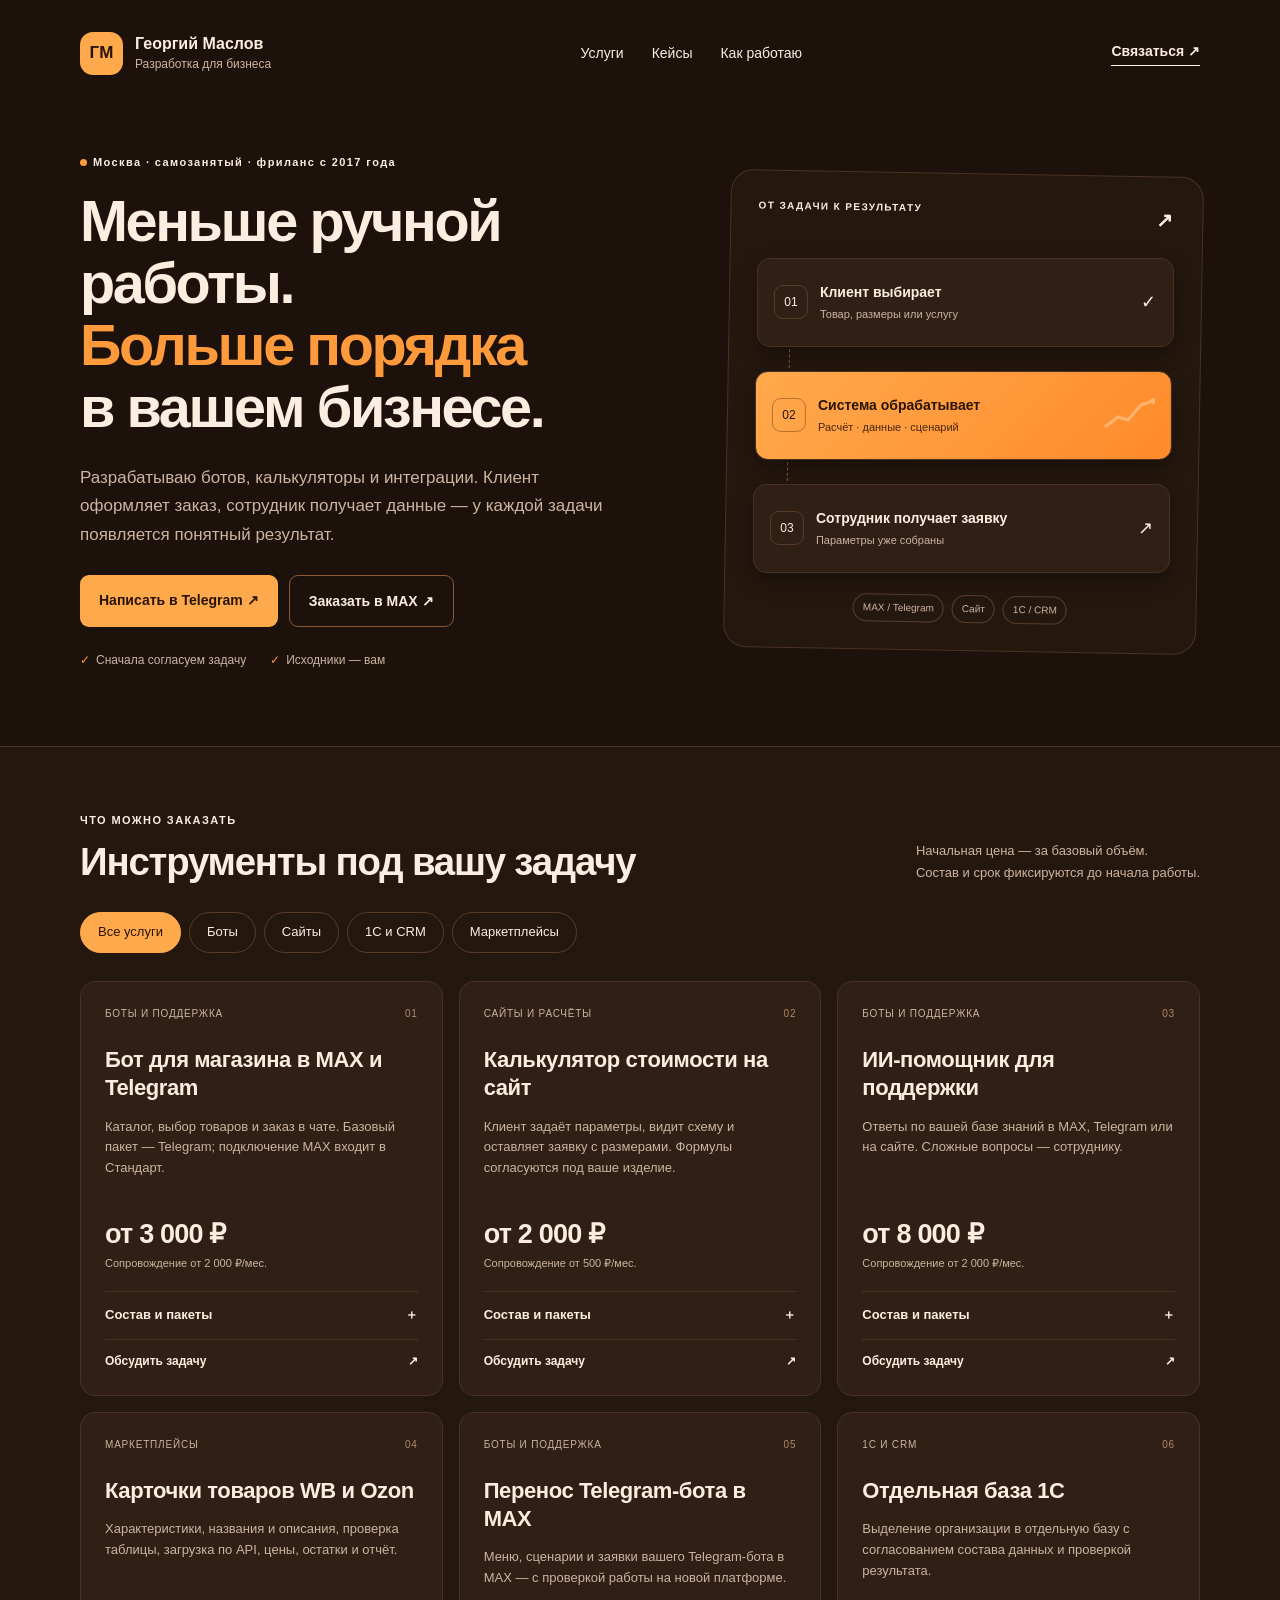
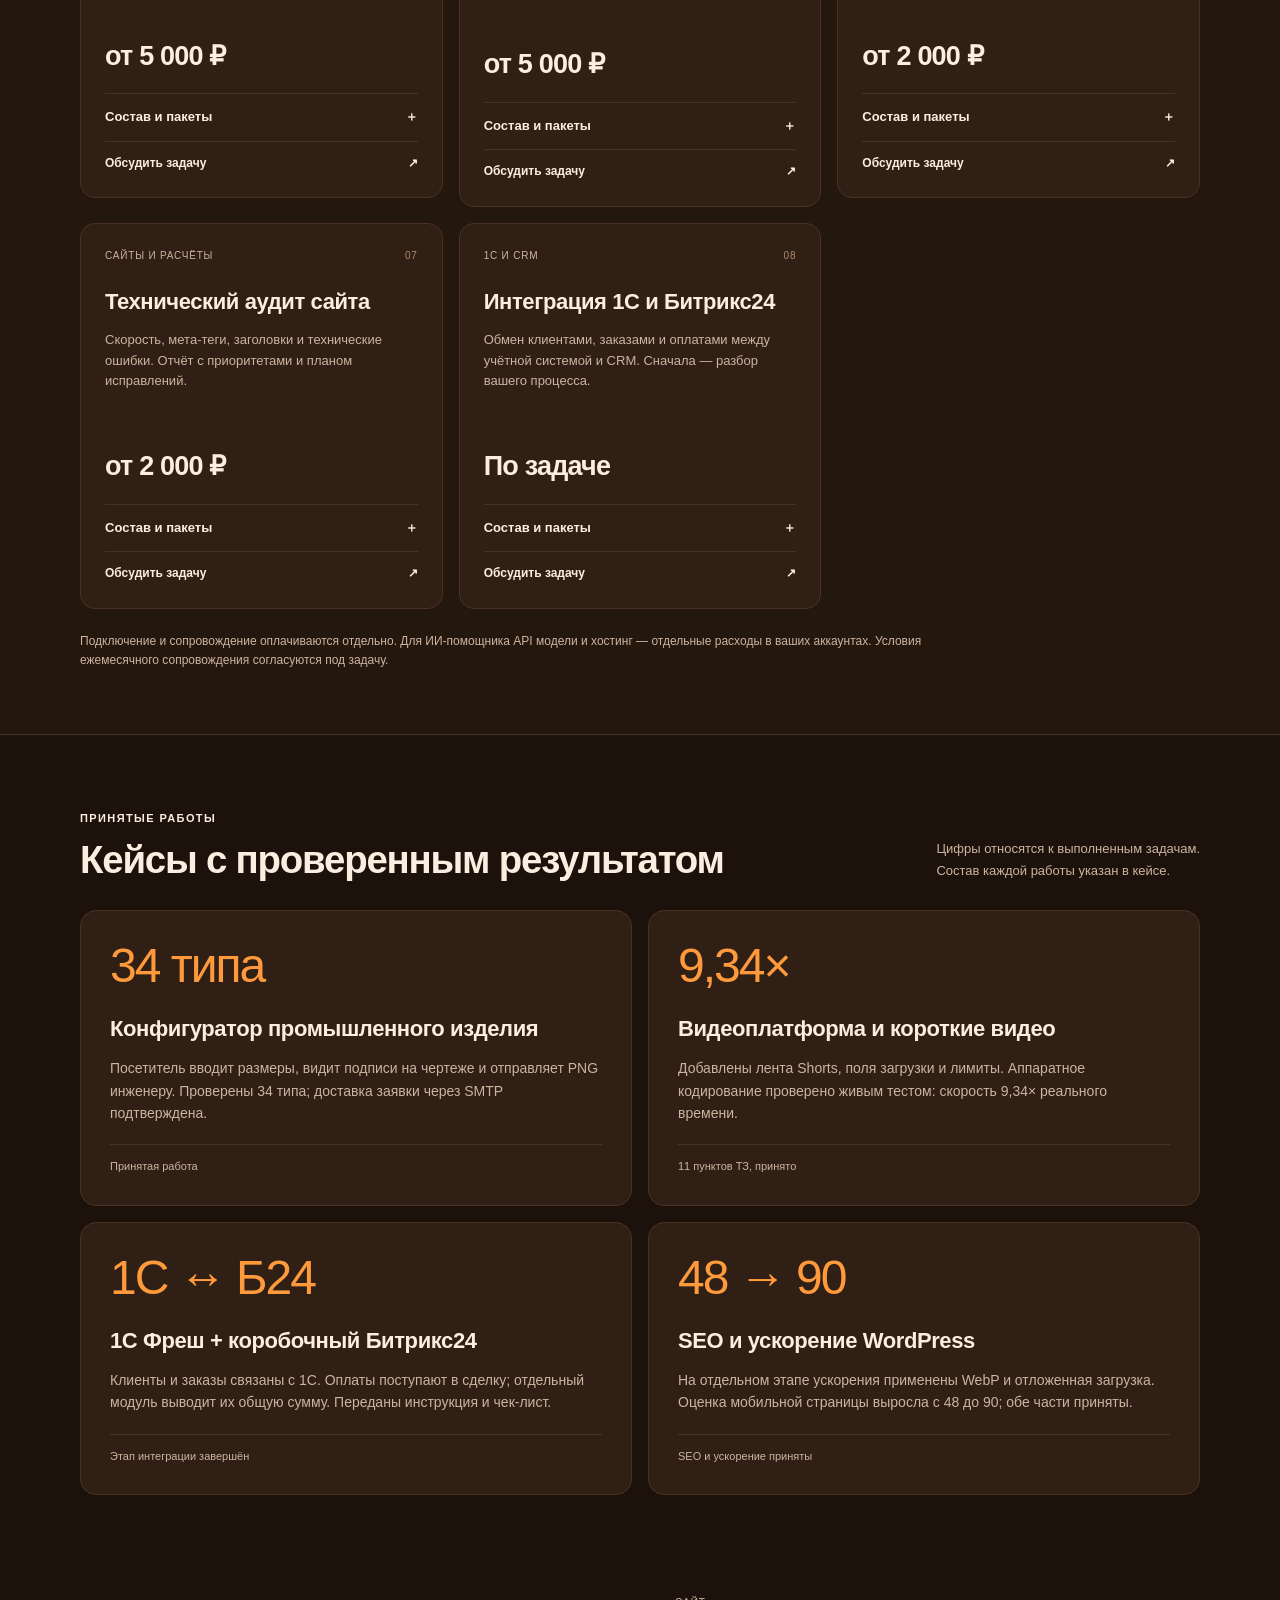
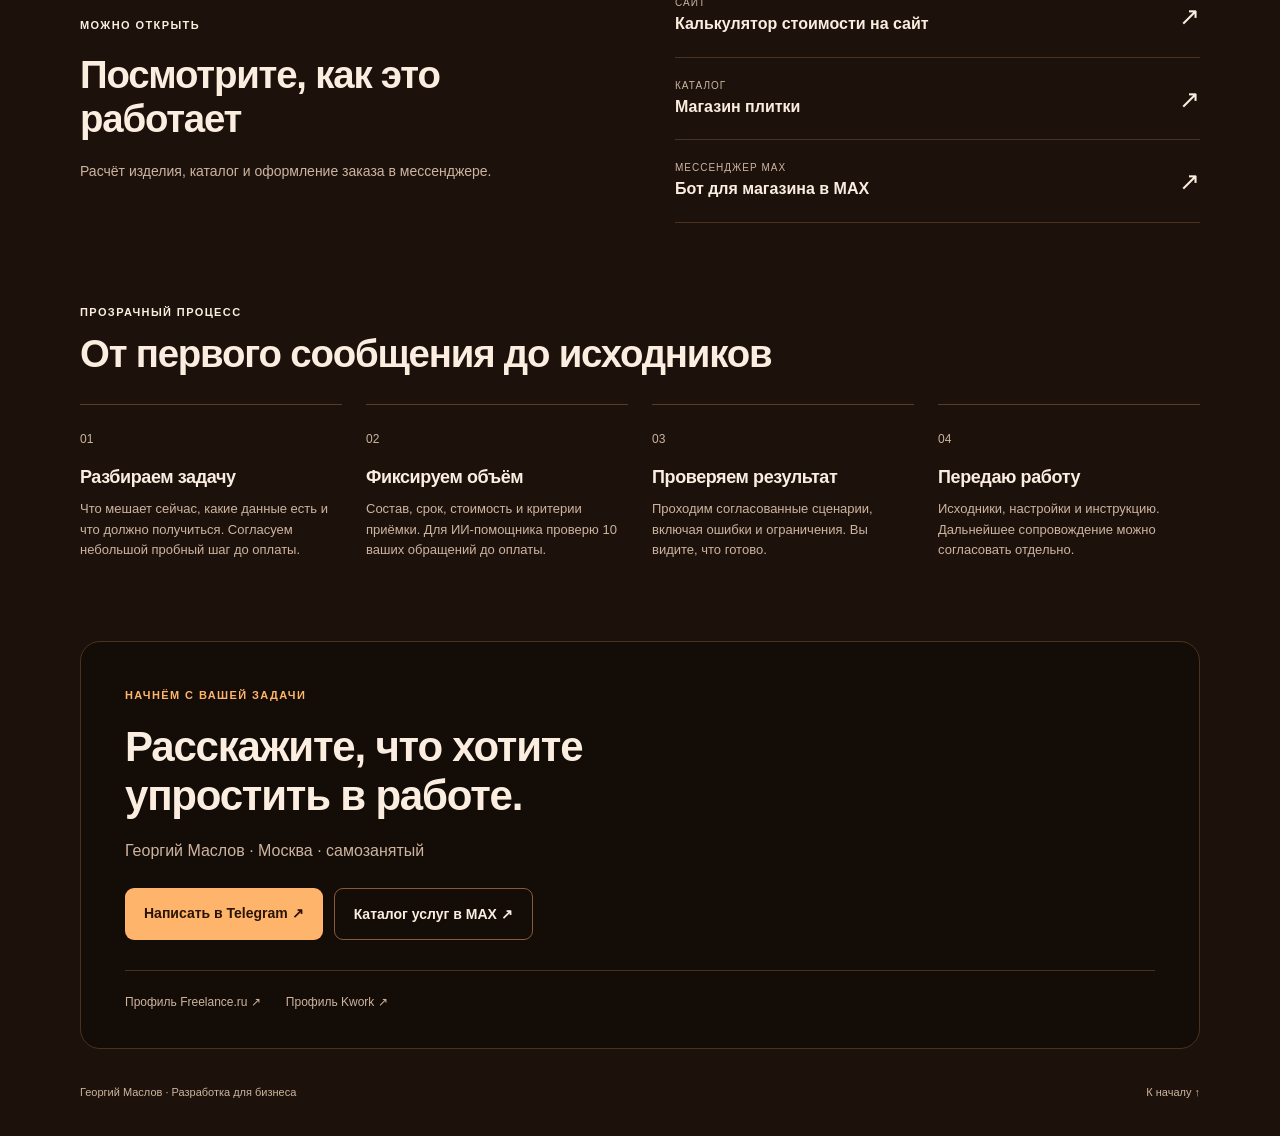
<file: index.html>
<!doctype html>
<html lang="ru"><head><meta charset="utf-8"><meta name="viewport" content="width=device-width,initial-scale=1"><meta name="theme-color" content="#1c120b">
<title>Бот для магазина в MAX, калькулятор на сайт, интеграция 1С — Георгий Маслов</title>
<meta name="description" content="Георгий Маслов, разработчик в Москве. Боты для магазина в MAX и Telegram, калькулятор стоимости на сайт, интеграция 1С и Битрикс24, карточки WB/Ozon. Цены и кейсы.">
<meta name="robots" content="index,follow"><meta property="og:type" content="website"><meta property="og:locale" content="ru_RU"><meta property="og:title" content="Георгий Маслов — цифровые инструменты для бизнеса"><meta property="og:description" content="Боты, калькуляторы, 1С и маркетплейсы. Согласованный объём, проверка результата, исходники.">
<link rel="icon" href="data:image/svg+xml,%3Csvg xmlns='http://www.w3.org/2000/svg' viewBox='0 0 64 64'%3E%3Crect width='64' height='64' rx='16' fill='%233b1d0b'/%3E%3Ctext x='32' y='42' text-anchor='middle' font-size='30' fill='%23ffb46b' font-family='Arial'%3EГМ%3C/text%3E%3C/svg%3E">
<link rel="stylesheet" href="style.css"><script type="application/ld+json">{"@context": "https://schema.org", "@graph": [{"@type": "Person", "@id": "#georgiy", "name": "Георгий Маслов", "jobTitle": "Разработчик", "address": {"@type": "PostalAddress", "addressLocality": "Москва", "addressCountry": "RU"}, "sameAs": ["https://freelance.ru/georgiymaslov", "https://kwork.ru/user/georgiy_maslov", "https://t.me/georgiy_maslov81"]}, {"@type": "Service", "name": "Бот для магазина в MAX и Telegram", "description": "Каталог, выбор товаров и заказ в чате. Базовый пакет — Telegram; подключение MAX входит в Стандарт.", "provider": {"@id": "#georgiy"}, "areaServed": {"@type": "City", "name": "Москва"}, "offers": {"@type": "Offer", "price": 3000, "priceCurrency": "RUB", "description": "Начальная стоимость базового пакета; состав согласуется до начала работ"}}, {"@type": "Service", "name": "Калькулятор стоимости на сайт", "description": "Клиент задаёт параметры, видит схему и оставляет заявку с размерами. Формулы согласуются под ваше изделие.", "provider": {"@id": "#georgiy"}, "areaServed": {"@type": "City", "name": "Москва"}, "offers": {"@type": "Offer", "price": 2000, "priceCurrency": "RUB", "description": "Начальная стоимость базового пакета; состав согласуется до начала работ"}}, {"@type": "Service", "name": "ИИ-помощник для поддержки", "description": "Ответы по вашей базе знаний в MAX, Telegram или на сайте. Сложные вопросы — сотруднику.", "provider": {"@id": "#georgiy"}, "areaServed": {"@type": "City", "name": "Москва"}, "offers": {"@type": "Offer", "price": 8000, "priceCurrency": "RUB", "description": "Начальная стоимость базового пакета; состав согласуется до начала работ"}}, {"@type": "Service", "name": "Карточки товаров WB и Ozon", "description": "Характеристики, названия и описания, проверка таблицы, загрузка по API, цены, остатки и отчёт.", "provider": {"@id": "#georgiy"}, "areaServed": {"@type": "City", "name": "Москва"}, "offers": {"@type": "Offer", "price": 5000, "priceCurrency": "RUB", "description": "Начальная стоимость базового пакета; состав согласуется до начала работ"}}, {"@type": "Service", "name": "Перенос Telegram-бота в MAX", "description": "Меню, сценарии и заявки вашего Telegram-бота в MAX — с проверкой работы на новой платформе.", "provider": {"@id": "#georgiy"}, "areaServed": {"@type": "City", "name": "Москва"}, "offers": {"@type": "Offer", "price": 5000, "priceCurrency": "RUB", "description": "Начальная стоимость базового пакета; состав согласуется до начала работ"}}, {"@type": "Service", "name": "Отдельная база 1С", "description": "Выделение организации в отдельную базу с согласованием состава данных и проверкой результата.", "provider": {"@id": "#georgiy"}, "areaServed": {"@type": "City", "name": "Москва"}, "offers": {"@type": "Offer", "price": 2000, "priceCurrency": "RUB", "description": "Начальная стоимость базового пакета; состав согласуется до начала работ"}}, {"@type": "Service", "name": "Технический аудит сайта", "description": "Скорость, мета-теги, заголовки и технические ошибки. Отчёт с приоритетами и планом исправлений.", "provider": {"@id": "#georgiy"}, "areaServed": {"@type": "City", "name": "Москва"}, "offers": {"@type": "Offer", "price": 2000, "priceCurrency": "RUB", "description": "Начальная стоимость базового пакета; состав согласуется до начала работ"}}, {"@type": "Service", "name": "Интеграция 1С и Битрикс24", "description": "Обмен клиентами, заказами и оплатами между учётной системой и CRM. Сначала — разбор вашего процесса.", "provider": {"@id": "#georgiy"}, "areaServed": {"@type": "City", "name": "Москва"}}]}</script><script src="app.js" defer></script><!-- YM_ID: после получения ID владельцем вставить код Метрики. Сейчас внешних счётчиков нет. -->
<!-- Yandex.Metrika counter -->
<script type="text/javascript">(function(m,e,t,r,i,k,a){m[i]=m[i]||function(){(m[i].a=m[i].a||[]).push(arguments)};m[i].l=1*new Date();for(var j=0;j<document.scripts.length;j++){if(document.scripts[j].src===r){return;}}k=e.createElement(t),a=e.getElementsByTagName(t)[0],k.async=1,k.src=r,a.parentNode.insertBefore(k,a)})(window,document,"script","https://mc.yandex.ru/metrika/tag.js","ym");ym(114264465,"init",{clickmap:true,trackLinks:true,accurateTrackBounce:true,webvisor:true});</script>
<noscript><div><img src="https://mc.yandex.ru/watch/114264465" style="position:absolute;left:-9999px;" alt=""></div></noscript>
<!-- /Yandex.Metrika counter -->
</head><body><a class="skip" href="#main">К содержанию</a>
<header class="shell header"><a href="#" class="brand"><span class="monogram">ГМ</span><span>Георгий Маслов<small>Разработка для бизнеса</small></span></a><nav aria-label="Главное меню"><a href="#services">Услуги</a><a href="#cases">Кейсы</a><a href="#process">Как работаю</a></nav><a class="header-link" href="#contacts">Связаться ↗</a></header>
<main id="main"><section class="hero shell"><div class="hero-copy"><div class="eyebrow"><span class="dot"></span>Москва · самозанятый · фриланс с 2017 года</div><h1>Меньше ручной работы.<br><em>Больше порядка</em><br>в вашем бизнесе.</h1><p class="lead">Разрабатываю ботов, калькуляторы и интеграции. Клиент оформляет заказ, сотрудник получает данные — у каждой задачи появляется понятный результат.</p><div class="buttons"><a class="button primary" href="https://t.me/georgiy_maslov81" target="_blank" rel="noopener noreferrer">Написать в Telegram ↗</a><a class="button secondary" href="https://max.ru/se15000714_1_bot" target="_blank" rel="noopener noreferrer">Заказать в MAX ↗</a></div><div class="hero-foot"><span>Сначала согласуем задачу</span><span>Исходники — вам</span></div></div>
<div class="workflow" aria-label="Схема: клиент выбирает параметры, система считает, заявка поступает сотруднику"><div class="flow-label">ОТ ЗАДАЧИ К РЕЗУЛЬТАТУ <span>↗</span></div><div class="flow-card"><span class="flow-icon">01</span><div><b>Клиент выбирает</b><small>Товар, размеры или услугу</small></div><span class="flow-status">✓</span></div><div class="flow-line"></div><div class="flow-card feature"><span class="flow-icon">02</span><div><b>Система обрабатывает</b><small>Расчёт · данные · сценарий</small></div><svg width="52" height="34" viewBox="0 0 52 34" aria-hidden="true"><path d="M2 29L15 19L25 22L38 7L50 3" fill="none" stroke="#ffb46b" stroke-width="3"/><circle cx="50" cy="3" r="3" fill="#ffb46b"/></svg></div><div class="flow-line"></div><div class="flow-card"><span class="flow-icon">03</span><div><b>Сотрудник получает заявку</b><small>Параметры уже собраны</small></div><span class="flow-status">↗</span></div><div class="flow-bottom"><span>MAX / Telegram</span><span>Сайт</span><span>1С / CRM</span></div></div></section>
<section class="services-section" id="services"><div class="shell"><div class="section-head"><div><div class="eyebrow">ЧТО МОЖНО ЗАКАЗАТЬ</div><h2>Инструменты под вашу задачу</h2></div><p>Начальная цена — за базовый объём.<br>Состав и срок фиксируются до начала работы.</p></div><div class="filters" role="group" aria-label="Направления услуг"><button class="active" data-filter="all" aria-pressed="true">Все услуги</button><button data-filter="bots" aria-pressed="false">Боты</button><button data-filter="sites" aria-pressed="false">Сайты</button><button data-filter="integration" aria-pressed="false">1С и CRM</button><button data-filter="market" aria-pressed="false">Маркетплейсы</button></div><div class="services-grid"><article class="service" data-category="bots" id="service-4"><div class="card-top"><span>Боты и поддержка</span><span class="number">01</span></div><h2 class="service-heading">Бот для магазина в MAX и Telegram</h2><p>Каталог, выбор товаров и заказ в чате. Базовый пакет — Telegram; подключение MAX входит в Стандарт.</p><div class="price"><strong>от 3 000 ₽</strong><span class="monthly">Сопровождение от 2 000 ₽/мес.</span></div><details><summary>Состав и пакеты <span aria-hidden="true">＋</span></summary><div class="package"><strong>Эконом <span>3 000 ₽</span></strong><p>Telegram, до 50 товаров, заказ в бота</p><small>4 дн.</small></div><div class="package"><strong>Стандарт <span>25 000 ₽</span></strong><p>Telegram и MAX, до 300 товаров, админка</p><small>7 дн.</small></div><div class="package"><strong>Бизнес <span>35 000 ₽</span></strong><p>до 2 000 товаров, онлайн-оплата (ЮKassa), выгрузка заказов в таблицу или CRM</p><small>12 дн.</small></div></details><a class="service-cta" href="https://t.me/georgiy_maslov81" target="_blank" rel="noopener noreferrer">Обсудить задачу <span aria-hidden="true">↗</span></a></article><article class="service" data-category="sites" id="service-5"><div class="card-top"><span>Сайты и расчёты</span><span class="number">02</span></div><h2 class="service-heading">Калькулятор стоимости на сайт</h2><p>Клиент задаёт параметры, видит схему и оставляет заявку с размерами. Формулы согласуются под ваше изделие.</p><div class="price"><strong>от 2 000 ₽</strong><span class="monthly">Сопровождение от 500 ₽/мес.</span></div><details><summary>Состав и пакеты <span aria-hidden="true">＋</span></summary><div class="package"><strong>Эконом <span>2 000 ₽</span></strong><p>1 тип изделия, до 5 параметров, схема с размерами, заявка в 1 канал</p><small>3 дн.</small></div><div class="package"><strong>Стандарт <span>24 000 ₽</span></strong><p>до 2 типов, 10 параметров, расшифровка цены, Метрика</p><small>5 дн.</small></div><div class="package"><strong>Бизнес <span>30 000 ₽</span></strong><p>до 3 типов, 12 параметров, расчёт инженером, печать в PDF, CRM</p><small>7 дн.</small></div></details><a class="service-cta" href="https://t.me/georgiy_maslov81" target="_blank" rel="noopener noreferrer">Обсудить задачу <span aria-hidden="true">↗</span></a></article><article class="service" data-category="bots" id="service-6"><div class="card-top"><span>Боты и поддержка</span><span class="number">03</span></div><h2 class="service-heading">ИИ-помощник для поддержки</h2><p>Ответы по вашей базе знаний в MAX, Telegram или на сайте. Сложные вопросы — сотруднику.</p><div class="price"><strong>от 8 000 ₽</strong><span class="monthly">Сопровождение от 2 000 ₽/мес.</span></div><details><summary>Состав и пакеты <span aria-hidden="true">＋</span></summary><div class="package"><strong>Эконом <span>8 000 ₽</span></strong><p>одна задача, один канал MAX / Telegram / сайт, до 3 файлов и 10 страниц, настройка ответов и передачи человеку, проверка 10 обращений</p><small>7 дн.</small></div><div class="package"><strong>Стандарт <span>20 000 ₽</span></strong><p>одна задача, один канал MAX / Telegram / сайт, до 10 файлов и 50 страниц, подготовка базы и поиск по документам, указание источника ответа, проверка 30 обращений</p><small>7 дн.</small></div><div class="package"><strong>Бизнес <span>30 000 ₽</span></strong><p>одна задача, один канал MAX / Telegram / сайт, до 20 файлов и 100 страниц, подготовка базы и поиск по документам, источники ответов, журнал проблем и проверка 50 обращений</p><small>7 дн.</small></div></details><a class="service-cta" href="https://t.me/georgiy_maslov81" target="_blank" rel="noopener noreferrer">Обсудить задачу <span aria-hidden="true">↗</span></a></article><article class="service" data-category="market" id="service-7"><div class="card-top"><span>Маркетплейсы</span><span class="number">04</span></div><h2 class="service-heading">Карточки товаров WB и Ozon</h2><p>Характеристики, названия и описания, проверка таблицы, загрузка по API, цены, остатки и отчёт.</p><div class="price"><strong>от 5 000 ₽</strong></div><details><summary>Состав и пакеты <span aria-hidden="true">＋</span></summary><div class="package"><strong>Эконом <span>5 000 ₽</span></strong><p>один маркетплейс WB или Ozon, один формат поставщика, одна категория, до 100 товаров, проверка, загрузка, цены/остатки и отчёт</p><small>3 дн.</small></div><div class="package"><strong>Стандарт <span>10 000 ₽</span></strong><p>WB и Ozon, один формат поставщика, по одной категории, до 500 товаров суммарно, проверка, загрузка, повторные обновления и отчёты</p><small>5 дн.</small></div><div class="package"><strong>Бизнес <span>15 000 ₽</span></strong><p>WB и Ozon, один формат поставщика, до трёх категорий на площадку, до 2000 товаров суммарно, проверка, загрузка, повторы, отчёты и инструкция запуска по расписанию</p><small>7 дн.</small></div></details><a class="service-cta" href="https://t.me/georgiy_maslov81" target="_blank" rel="noopener noreferrer">Обсудить задачу <span aria-hidden="true">↗</span></a></article><article class="service" data-category="bots" id="service-1"><div class="card-top"><span>Боты и поддержка</span><span class="number">05</span></div><h2 class="service-heading">Перенос Telegram-бота в MAX</h2><p>Меню, сценарии и заявки вашего Telegram-бота в MAX — с проверкой работы на новой платформе.</p><div class="price"><strong>от 5 000 ₽</strong></div><details><summary>Состав и пакеты <span aria-hidden="true">＋</span></summary><div class="package"><strong>Эконом <span>5 000 ₽</span></strong><p>бот до 10 экранов, меню и ответы</p><small>2 дн.</small></div><div class="package"><strong>Стандарт <span>12 000 ₽</span></strong><p>до 30 экранов, заявки в таблицу или почту</p><small>4 дн.</small></div><div class="package"><strong>Бизнес <span>25 000 ₽</span></strong><p>до 60 экранов, CRM (Битрикс24, amoCRM), оплаты</p><small>7 дн.</small></div></details><a class="service-cta" href="https://t.me/georgiy_maslov81" target="_blank" rel="noopener noreferrer">Обсудить задачу <span aria-hidden="true">↗</span></a></article><article class="service" data-category="integration" id="service-2"><div class="card-top"><span>1С и CRM</span><span class="number">06</span></div><h2 class="service-heading">Отдельная база 1С</h2><p>Выделение организации в отдельную базу с согласованием состава данных и проверкой результата.</p><div class="price"><strong>от 2 000 ₽</strong></div><details><summary>Состав и пакеты <span aria-hidden="true">＋</span></summary><div class="package"><strong>Эконом <span>2 000 ₽</span></strong><p>1 организация, база до 2 ГБ</p><small>1 дн.</small></div><div class="package"><strong>Стандарт <span>5 000 ₽</span></strong><p>до 3 организаций, протокол сверки</p><small>2 дн.</small></div><div class="package"><strong>Бизнес <span>9 000 ₽</span></strong><p>до 5 организаций, сверка по счетам и регистрам, отвязка от РИБ</p><small>3 дн.</small></div></details><a class="service-cta" href="https://t.me/georgiy_maslov81" target="_blank" rel="noopener noreferrer">Обсудить задачу <span aria-hidden="true">↗</span></a></article><article class="service" data-category="sites" id="service-3"><div class="card-top"><span>Сайты и расчёты</span><span class="number">07</span></div><h2 class="service-heading">Технический аудит сайта</h2><p>Скорость, мета-теги, заголовки и технические ошибки. Отчёт с приоритетами и планом исправлений.</p><div class="price"><strong>от 2 000 ₽</strong></div><details><summary>Состав и пакеты <span aria-hidden="true">＋</span></summary><div class="package"><strong>Эконом <span>2 000 ₽</span></strong><p>до 50 страниц, отчёт PDF</p><small>1 дн.</small></div><div class="package"><strong>Стандарт <span>6 000 ₽</span></strong><p>до 500 страниц, данные Вебмастера, план работ</p><small>1 дн.</small></div><div class="package"><strong>Бизнес <span>10 000 ₽</span></strong><p>до 5 000 страниц, план работ и проверка после исправлений</p><small>2 дн.</small></div></details><a class="service-cta" href="https://t.me/georgiy_maslov81" target="_blank" rel="noopener noreferrer">Обсудить задачу <span aria-hidden="true">↗</span></a></article><article class="service" data-category="integration" id="service-8"><div class="card-top"><span>1С и CRM</span><span class="number">08</span></div><h2 class="service-heading">Интеграция 1С и Битрикс24</h2><p>Обмен клиентами, заказами и оплатами между учётной системой и CRM. Сначала — разбор вашего процесса.</p><div class="price"><strong>По задаче</strong></div><details><summary>Состав и пакеты <span aria-hidden="true">＋</span></summary><div class="package"><strong>Эконом <span>По задаче</span></strong><p>Состав, стоимость и срок — после разбора задачи</p><small>Срок после разбора задачи</small></div><div class="package"><strong>Стандарт <span>По задаче</span></strong><p>Состав, стоимость и срок — после разбора задачи</p><small>Срок после разбора задачи</small></div><div class="package"><strong>Бизнес <span>По задаче</span></strong><p>Состав, стоимость и срок — после разбора задачи</p><small>Срок после разбора задачи</small></div></details><a class="service-cta" href="https://t.me/georgiy_maslov81" target="_blank" rel="noopener noreferrer">Обсудить задачу <span aria-hidden="true">↗</span></a></article></div><p class="fine-print">Подключение и сопровождение оплачиваются отдельно. Для ИИ-помощника API модели и хостинг — отдельные расходы в ваших аккаунтах. Условия ежемесячного сопровождения согласуются под задачу.</p></div></section>
<section class="shell section" id="cases"><div class="section-head"><div><div class="eyebrow">ПРИНЯТЫЕ РАБОТЫ</div><h2>Кейсы с проверенным результатом</h2></div><p>Цифры относятся к выполненным задачам.<br>Состав каждой работы указан в кейсе.</p></div><div class="cases-grid"><article class="case"><div class="case-number">34 типа</div><h3>Конфигуратор промышленного изделия</h3><p>Посетитель вводит размеры, видит подписи на чертеже и отправляет PNG инженеру. Проверены 34 типа; доставка заявки через SMTP подтверждена.</p><small>Принятая работа</small></article><article class="case"><div class="case-number">9,34×</div><h3>Видеоплатформа и короткие видео</h3><p>Добавлены лента Shorts, поля загрузки и лимиты. Аппаратное кодирование проверено живым тестом: скорость 9,34× реального времени.</p><small>11 пунктов ТЗ, принято</small></article><article class="case"><div class="case-number">1С ↔ Б24</div><h3>1С Фреш + коробочный Битрикс24</h3><p>Клиенты и заказы связаны с 1С. Оплаты поступают в сделку; отдельный модуль выводит их общую сумму. Переданы инструкция и чек-лист.</p><small>Этап интеграции завершён</small></article><article class="case"><div class="case-number">48 → 90</div><h3>SEO и ускорение WordPress</h3><p>На отдельном этапе ускорения применены WebP и отложенная загрузка. Оценка мобильной страницы выросла с 48 до 90; обе части приняты.</p><small>SEO и ускорение приняты</small></article></div></section>
<section class="shell section live" id="live"><div><div class="eyebrow">МОЖНО ОТКРЫТЬ</div><h2>Посмотрите, как это работает</h2><p>Расчёт изделия, каталог и оформление заказа в мессенджере.</p></div><div class="live-links"><a href="https://maslovgs1981.github.io/kalkulyator-ceny/" target="_blank" rel="noopener noreferrer"><span><small>САЙТ</small><b>Калькулятор стоимости на сайт</b></span><span>↗</span></a><a href="https://maslovgs1981.github.io/plitka-plus/" target="_blank" rel="noopener noreferrer"><span><small>КАТАЛОГ</small><b>Магазин плитки</b></span><span>↗</span></a><a href="https://max.ru/se15000714_bot" target="_blank" rel="noopener noreferrer"><span><small>МЕССЕНДЖЕР MAX</small><b>Бот для магазина в MAX</b></span><span>↗</span></a></div></section>
<section class="shell section" id="process"><div class="section-head"><div><div class="eyebrow">ПРОЗРАЧНЫЙ ПРОЦЕСС</div><h2>От первого сообщения до исходников</h2></div></div><ol class="steps"><li><span>01</span><h3>Разбираем задачу</h3><p>Что мешает сейчас, какие данные есть и что должно получиться. Согласуем небольшой пробный шаг до оплаты.</p></li><li><span>02</span><h3>Фиксируем объём</h3><p>Состав, срок, стоимость и критерии приёмки. Для ИИ-помощника проверю 10 ваших обращений до оплаты.</p></li><li><span>03</span><h3>Проверяем результат</h3><p>Проходим согласованные сценарии, включая ошибки и ограничения. Вы видите, что готово.</p></li><li><span>04</span><h3>Передаю работу</h3><p>Исходники, настройки и инструкцию. Дальнейшее сопровождение можно согласовать отдельно.</p></li></ol></section>
<section class="shell section contacts" id="contacts"><div class="eyebrow">НАЧНЁМ С ВАШЕЙ ЗАДАЧИ</div><h2>Расскажите, что хотите<br>упростить в работе.</h2><p>Георгий Маслов · Москва · самозанятый</p><div class="buttons"><a class="button lime" href="https://t.me/georgiy_maslov81" target="_blank" rel="noopener noreferrer">Написать в Telegram ↗</a><a class="button outline" href="https://max.ru/se15000714_1_bot" target="_blank" rel="noopener noreferrer">Каталог услуг в MAX ↗</a></div><div class="profile-links"><a href="https://freelance.ru/georgiymaslov" target="_blank" rel="noopener noreferrer">Профиль Freelance.ru ↗</a><a href="https://kwork.ru/user/georgiy_maslov" target="_blank" rel="noopener noreferrer">Профиль Kwork ↗</a></div></section></main><footer class="shell footer"><span>Георгий Маслов · Разработка для бизнеса</span><a href="#main">К началу ↑</a></footer></body></html>
</file>
<file: style.css>
:root{color-scheme:dark;--accent:#ffa94d;--accent2:#ff8a2a;--ink:#fbeee0;--muted:#cdb4a0;--bg:#1c120b;--paper:#2a1b11;--line:#4a3222;--lime:#ffb46b;--soft:#24170e;--dark:#140c07}*{box-sizing:border-box}html{scroll-behavior:smooth;scroll-padding-top:20px}body{margin:0;background:var(--bg);color:var(--ink);font:16px/1.6 "Segoe UI",Arial,sans-serif}a{color:inherit;text-decoration:none}button{font:inherit;cursor:pointer}a,button,summary{touch-action:manipulation}a:focus-visible,button:focus-visible,summary:focus-visible{outline:3px solid #ffa94d;outline-offset:5px}h1,h2,h3,p{margin:0}h1{font-size:clamp(40px,4.5vw,62px);line-height:1.08;letter-spacing:-2.4px;font-weight:650}h1 em{font-style:normal;color:#ff9a3c}h2{font-size:clamp(29px,3vw,39px);line-height:1.16;letter-spacing:-1.2px;font-weight:650}h3{font-size:22px;line-height:1.28;letter-spacing:-.4px}p{color:var(--muted)}.shell{max-width:1192px;margin:auto;padding-left:36px;padding-right:36px}.header{height:106px;display:flex;align-items:center;justify-content:space-between;gap:24px}.brand{display:flex;align-items:center;gap:12px;font-weight:650;line-height:1.4}.brand small{display:block;font-size:12px;color:var(--muted);font-weight:400}.monogram{display:grid;place-items:center;width:43px;height:43px;background:var(--accent);border-radius:13px;color:#2a1406;font-size:17px}.header nav{display:flex;gap:28px;font-size:14px}.header-link{font-size:14px;font-weight:650;border-bottom:1px solid;padding-bottom:3px}.hero{padding-top:47px;padding-bottom:76px;display:grid;grid-template-columns:1.26fr 1fr;gap:52px;align-items:center}.eyebrow{font-size:11px;font-weight:700;letter-spacing:1.4px;line-height:1.7;margin-bottom:18px}.dot{display:inline-block;width:7px;height:7px;border-radius:50%;background:#ff9a3c;margin-right:6px}.lead{font-size:17px;line-height:1.65;margin:26px 0;max-width:540px}.buttons{display:flex;gap:11px;flex-wrap:wrap}.button{padding:14px 19px;border-radius:9px;font-size:14px;font-weight:650;text-align:center;display:inline-block}.primary{background:var(--accent);color:#2a1406}.secondary{border:1px solid #8a5a38}.hero-foot{display:flex;gap:24px;color:var(--muted);font-size:12px;margin-top:24px}.hero-foot span:before{content:'✓';margin-right:6px;color:#ff9a3c}.workflow{padding:27px;background:#24170e;border:1px solid #4a3222;border-radius:23px;transform:rotate(1deg)}.flow-label{display:flex;justify-content:space-between;font-size:10px;letter-spacing:1.4px;font-weight:700;margin-bottom:25px}.flow-label span{font-size:20px}.flow-card{background:#2f1f14;border:1px solid #4a3222;padding:22px 16px;display:flex;align-items:center;gap:12px;border-radius:13px;box-shadow:0 8px 20px #0000004d;transform:rotate(-1deg)}.flow-card b{display:block;font-size:14px;font-weight:650}.flow-card small{display:block;font-size:11px;color:var(--muted);margin-top:3px}.flow-icon{font-size:12px;display:grid;place-items:center;flex-shrink:0;width:34px;height:34px;border:1px solid #5a3d29;border-radius:9px}.flow-status{margin-left:auto;font-size:18px}.flow-line{height:24px;border-left:1px dashed #8a5a38;margin-left:33px}.feature{background:linear-gradient(135deg,var(--accent),var(--accent2));color:#2a1406}.feature .flow-icon{border-color:#2a140655;color:#2a1406}.feature small{color:#4a2810}.feature svg{margin-left:auto;flex-shrink:0}.flow-bottom{display:flex;gap:8px;margin-top:22px;font-size:10px;color:#cdb4a0;justify-content:center}.flow-bottom span{padding:5px 9px;border:1px solid #5a3d29;border-radius:20px}.services-section{background:#24170e;border-top:1px solid var(--line);border-bottom:1px solid var(--line);padding:64px 0}.section-head{display:flex;justify-content:space-between;align-items:end;gap:24px;margin-bottom:28px}.section-head p{font-size:13px;line-height:1.7}.section-head .eyebrow{margin-bottom:10px}.filters{display:flex;gap:8px;flex-wrap:wrap;margin:28px 0}.filters button{border:1px solid #5a3d29;background:transparent;border-radius:25px;font-size:13px;padding:9px 17px;color:var(--ink)}.filters button.active{background:var(--accent);color:#2a1406;border-color:var(--accent)}.services-grid{display:grid;grid-template-columns:repeat(3,minmax(0,1fr));gap:16px;align-items:start}.service{border:1px solid #4a3222;border-radius:15px;background:#2f1f14;padding:24px;display:flex;flex-direction:column;min-height:386px}.service[hidden]{display:none}.card-top{display:flex;justify-content:space-between;font-size:10px;text-transform:uppercase;letter-spacing:.8px;color:var(--muted);margin-bottom:24px}.number{color:#b08a6c}.service h2.service-heading{font-size:22px;line-height:1.28;letter-spacing:-.4px}.service>p{font-size:13px;margin:14px 0 18px;min-height:82px}.price{margin-top:auto;margin-bottom:19px;display:flex;flex-direction:column;gap:3px}.price>strong{font-size:27px;letter-spacing:-.8px;line-height:1.3}.monthly{font-size:11px;color:var(--muted)}details{border-top:1px solid var(--line)}summary{cursor:pointer;list-style:none;font-size:13px;font-weight:600;display:flex;justify-content:space-between;padding:13px 0}summary::-webkit-details-marker{display:none}.package{padding:13px 0;border-top:1px solid var(--line);font-size:12px}.package strong{display:flex;justify-content:space-between;gap:6px}.package p{margin:9px 0;font-size:12px}.package small{color:var(--muted)}.service-cta{font-size:12px;display:flex;justify-content:space-between;padding-top:12px;border-top:1px solid var(--line);font-weight:650}.fine-print{font-size:12px;margin-top:23px;max-width:850px}.section{padding-top:74px;padding-bottom:6px}.cases-grid{display:grid;grid-template-columns:repeat(2,minmax(0,1fr));gap:16px}.case{background:#2f1f14;border:1px solid var(--line);border-radius:16px;padding:29px}.case-number{font-size:48px;line-height:1.1;letter-spacing:-2px;margin-bottom:22px;color:#ff9a3c}.case p{font-size:14px;margin:14px 0 20px}.case small{font-size:11px;color:var(--muted);border-top:1px solid var(--line);padding-top:13px;display:block}.live{display:grid;grid-template-columns:1fr 1fr;gap:70px;align-items:center}.live p{font-size:14px;margin-top:18px}.live-links a{display:flex;justify-content:space-between;align-items:center;padding:20px 0;border-bottom:1px solid var(--line);gap:20px}.live-links small{font-size:10px;color:var(--muted);letter-spacing:1px;display:block}.live-links b{font-size:16px;font-weight:600}.live-links a>span:last-child{font-size:25px}.steps{display:grid;grid-template-columns:repeat(4,minmax(0,1fr));gap:24px;list-style:none;padding:0;margin:0}.steps li{border-top:1px solid #5a3d29;padding-top:20px}.steps span{font-size:12px;color:var(--muted)}.steps h3{font-size:18px;margin:15px 0 10px}.steps p{font-size:13px}.contacts{background:var(--dark);color:var(--ink);border:1px solid var(--line);border-radius:20px;margin-top:74px;padding:44px 44px 35px;max-width:1120px}.contacts .eyebrow{color:var(--lime)}.contacts h2{font-size:42px}.contacts p{color:#cdb4a0;margin:18px 0 24px}.lime{background:var(--lime);color:#2a1406}.outline{border:1px solid #8a5a38;color:var(--ink)}.profile-links{display:flex;gap:25px;border-top:1px solid #4a3222;padding-top:22px;margin-top:30px;font-size:12px;color:#cdb4a0}.footer{display:flex;justify-content:space-between;font-size:11px;color:var(--muted);padding-top:35px;padding-bottom:35px}.skip{position:absolute;left:-10000px}.skip:focus{left:10px;top:10px;background:#2a1b11;z-index:10;padding:15px}@media(max-width:1000px){.hero{gap:25px}.hero h1{font-size:48px}.header nav{gap:16px}.services-grid{grid-template-columns:repeat(2,minmax(0,1fr))}.flow-card{padding:18px 12px}.flow-card b{font-size:12px}.workflow{padding:20px}.hero-foot{gap:15px}.live{gap:30px}.contacts{margin-left:36px;margin-right:36px}.steps{grid-template-columns:repeat(2,minmax(0,1fr))}}@media(max-width:650px){.shell{padding-left:22px;padding-right:22px}.header{height:84px;gap:12px}.header nav{display:none}.brand{font-size:14px}.header-link{font-size:12px}.monogram{width:36px;height:36px;font-size:14px}.hero{grid-template-columns:1fr;padding-top:26px;padding-bottom:40px;gap:33px}.hero h1{font-size:44px;letter-spacing:-1.8px}.eyebrow{font-size:9px;letter-spacing:1px}.lead{font-size:15px;margin:22px 0}.hero .buttons{display:grid;grid-template-columns:1fr}.button{font-size:14px;padding:14px 16px}.hero-foot{font-size:11px;gap:15px;margin-top:19px}.workflow{transform:none;padding:21px}.flow-card{padding:18px 14px}.flow-card b{font-size:14px}.flow-card small{font-size:11px}.flow-line{height:18px}.services-section{padding:42px 0}.section-head{display:block;margin-bottom:23px}.section-head p{margin-top:16px}.section-head h2{font-size:31px}.filters{gap:7px;margin:22px 0}.filters button{font-size:12px;padding:8px 13px}.services-grid,.cases-grid{grid-template-columns:1fr}.service{padding:24px;min-height:0}.service h2.service-heading{font-size:22px;line-height:1.28;letter-spacing:-.4px}.service>p{min-height:0;margin:14px 0 20px}.card-top{margin-bottom:19px}.service h3{font-size:24px}.price{margin-top:0}.section{padding-top:45px}.case{padding:25px}.case-number{font-size:44px}.live{grid-template-columns:1fr;gap:13px}.live-links b{font-size:15px}.steps{gap:24px 18px}.steps h3{font-size:17px}.steps p{font-size:12px}.contacts{margin:45px 15px 0;padding:30px 23px;border-radius:16px}.contacts h2{font-size:33px}.contacts .buttons{display:grid;grid-template-columns:1fr}.profile-links{gap:18px;flex-wrap:wrap}.footer{gap:20px;font-size:10px}.footer>span{max-width:220px}}@media(prefers-reduced-motion:reduce){html{scroll-behavior:auto}}

.primary:hover{background:#ffc078}
</file>
